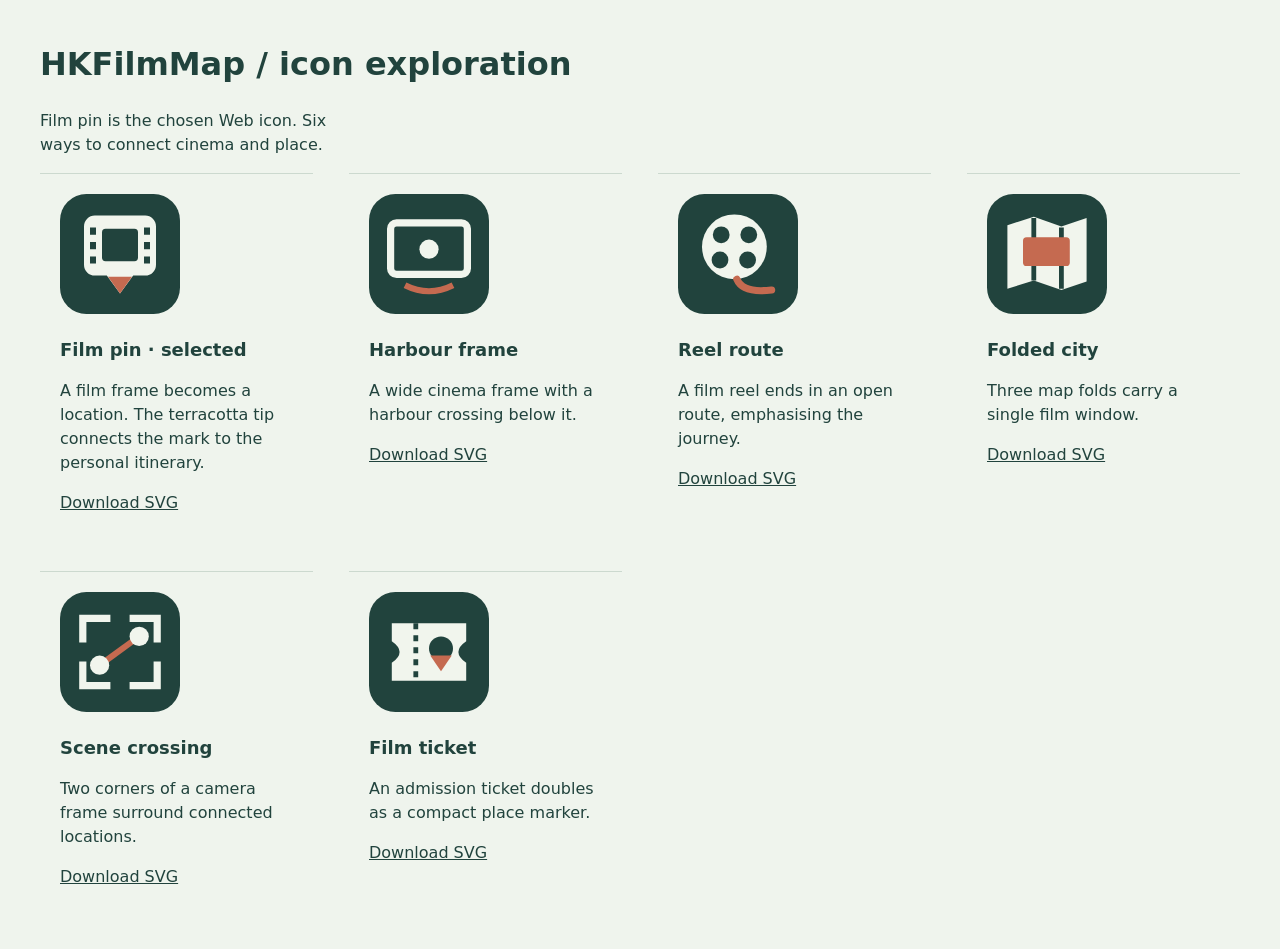
<file: docs/design/icons/index.html>
<!doctype html><html lang="en"><meta charset="utf-8"><meta name="viewport" content="width=device-width,initial-scale=1"><title>HKFilmMap icon exploration</title><style>body{font:16px/1.5 system-ui;margin:40px;background:#eff4ed;color:#21433d}main{display:grid;grid-template-columns:repeat(auto-fit,minmax(240px,1fr));gap:36px}article{padding:20px;border-top:1px solid #ccd9cf}h2{font-size:18px}p{max-width:32ch}a{color:inherit}img{transition:transform .2s}article:hover img{transform:translateY(-3px)}@media(prefers-reduced-motion:reduce){img{transition:none}}</style><h1>HKFilmMap / icon exploration</h1><p>Film pin is the chosen Web icon. Six ways to connect cinema and place.</p><main><article><img src="01-film-pin.svg" width="120" height="120" alt="Film pin · selected"><h2>Film pin · selected</h2><p>A film frame becomes a location. The terracotta tip connects the mark to the personal itinerary.</p><a href="01-film-pin.svg" download>Download SVG</a></article><article><img src="02-harbour-frame.svg" width="120" height="120" alt="Harbour frame"><h2>Harbour frame</h2><p>A wide cinema frame with a harbour crossing below it.</p><a href="02-harbour-frame.svg" download>Download SVG</a></article><article><img src="03-reel-route.svg" width="120" height="120" alt="Reel route"><h2>Reel route</h2><p>A film reel ends in an open route, emphasising the journey.</p><a href="03-reel-route.svg" download>Download SVG</a></article><article><img src="04-folded-city.svg" width="120" height="120" alt="Folded city"><h2>Folded city</h2><p>Three map folds carry a single film window.</p><a href="04-folded-city.svg" download>Download SVG</a></article><article><img src="05-scene-crossing.svg" width="120" height="120" alt="Scene crossing"><h2>Scene crossing</h2><p>Two corners of a camera frame surround connected locations.</p><a href="05-scene-crossing.svg" download>Download SVG</a></article><article><img src="06-film-ticket.svg" width="120" height="120" alt="Film ticket"><h2>Film ticket</h2><p>An admission ticket doubles as a compact place marker.</p><a href="06-film-ticket.svg" download>Download SVG</a></article></main></html>
</file>
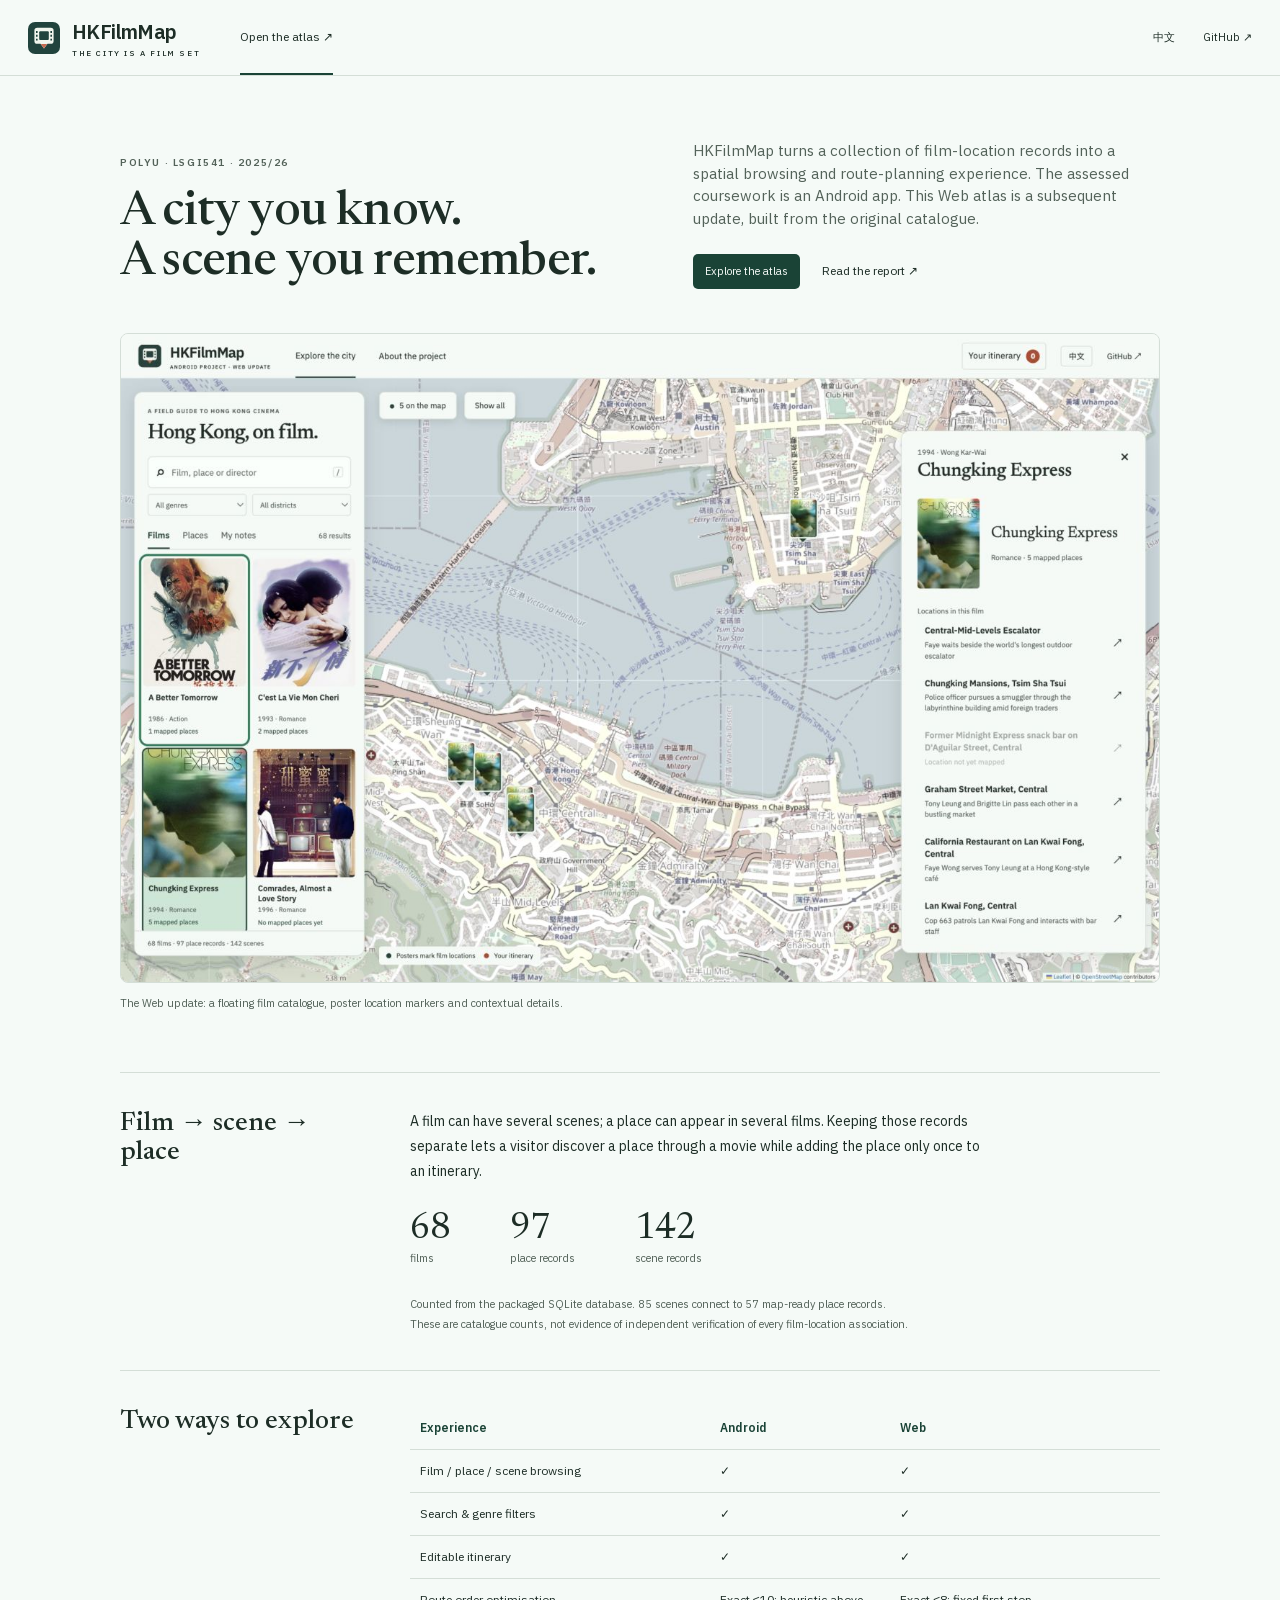
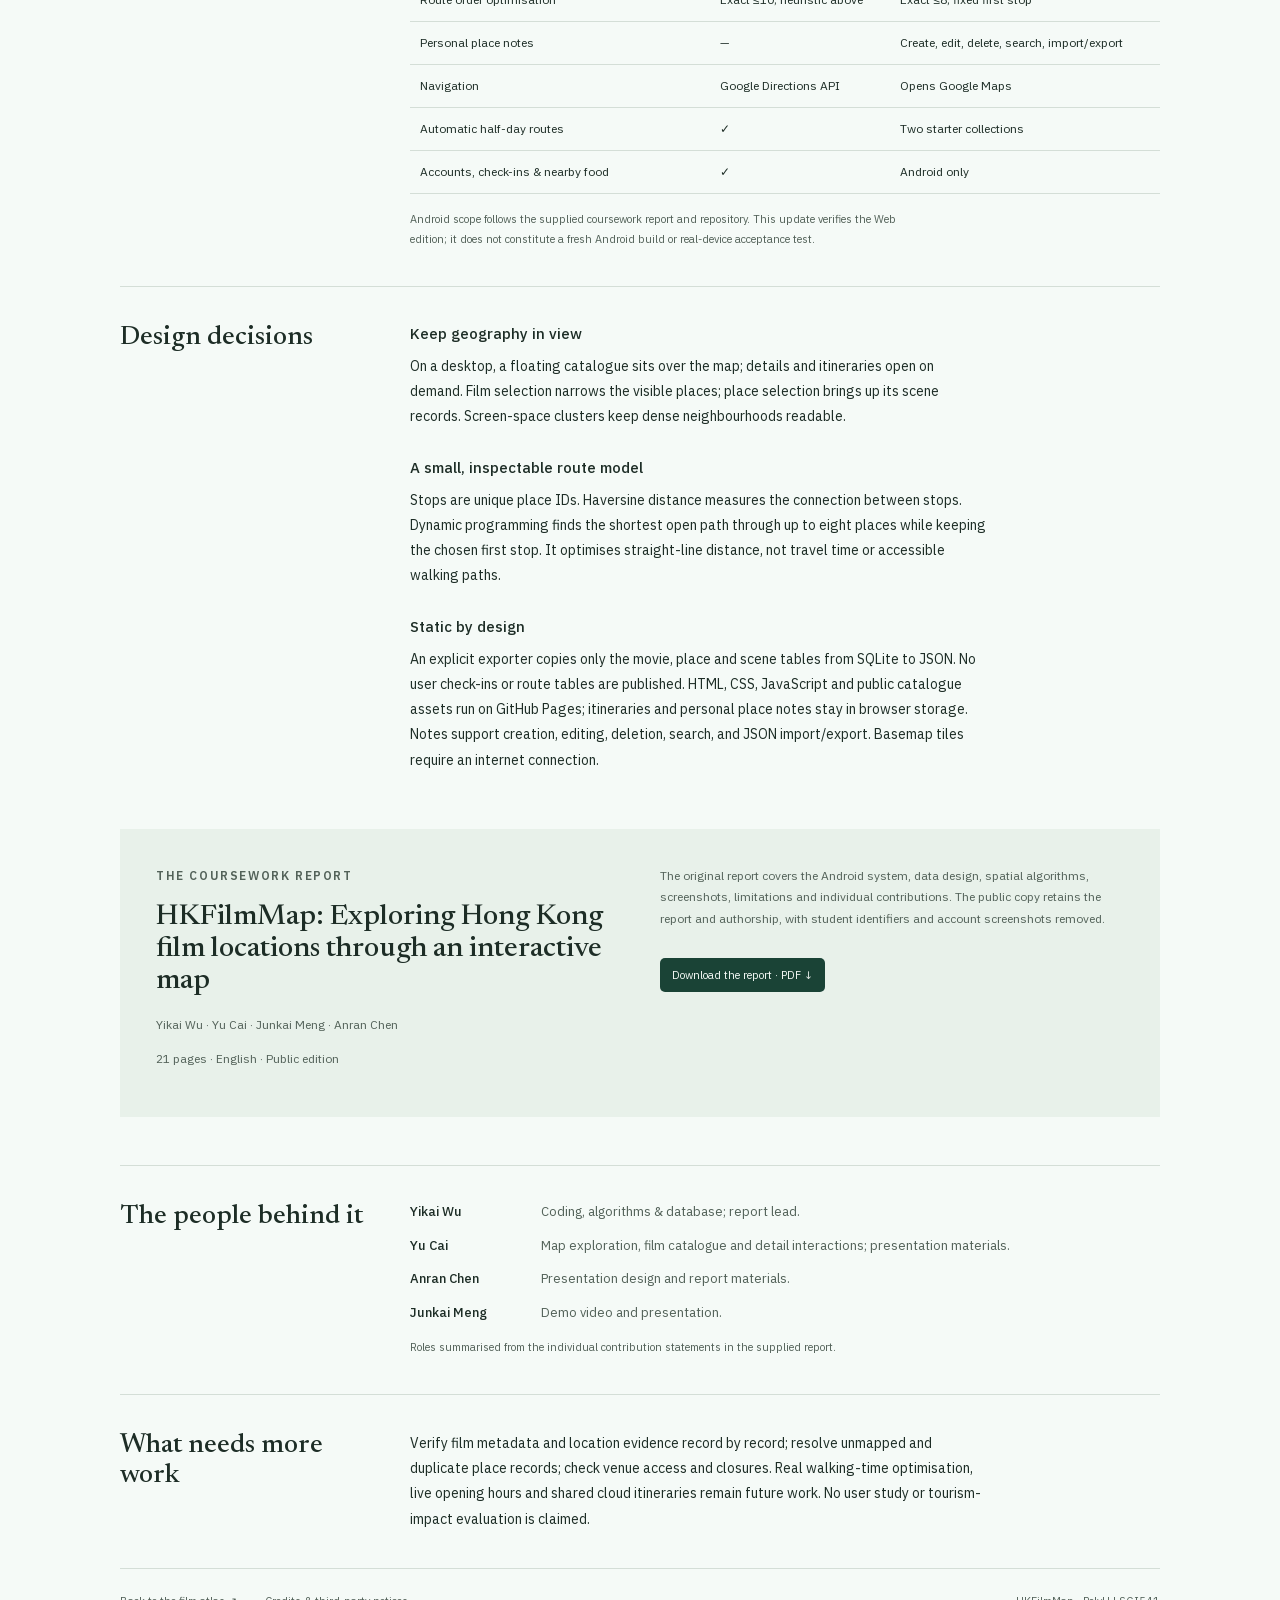
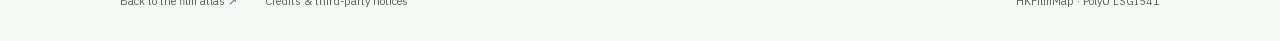
<file: web/project.html>
<!doctype html>
<html lang="en"><head><meta charset="utf-8"><meta name="viewport" content="width=device-width,initial-scale=1"><title>HKFilmMap — Project & course report</title><meta name="description" content="From film-location records to an Android app and a desktop film atlas. Read the course report, design decisions and implementation scope."><link rel="icon" href="assets/icon.svg" type="image/svg+xml"><link rel="icon" href="assets/favicon.ico" sizes="any"><link rel="apple-touch-icon" href="assets/apple-touch-icon.png"><link rel="stylesheet" href="style.css"><link rel="stylesheet" href="project.css"><script defer src="project.js"></script></head>
<body class="project-page">
<header class="masthead"><a class="brand" href="./"><img src="assets/icon.svg" width="32" height="32" alt=""><span>HKFilmMap<small>THE CITY IS A FILM SET</small></span></a><nav><a href="./"><span data-locale="en">Open the atlas ↗</span><span data-locale="zh" hidden>打开电影地图 ↗</span></a></nav><div class="header-end"><button id="project-language">中文</button><a href="https://github.com/Fwrog/HKFilmMap">GitHub ↗</a></div></header>
<main class="project-document">
<header class="project-intro"><div><p class="eyebrow">POLYU · LSGI541 · 2025/26</p><h1 data-locale="en">A city you know.<br>A scene you remember.</h1><h1 data-locale="zh" hidden>在熟悉的城市里，<br>寻找记得的画面。</h1></div><div><p data-locale="en">HKFilmMap turns a collection of film-location records into a spatial browsing and route-planning experience. The assessed coursework is an Android app. This Web atlas is a subsequent update, built from the original catalogue.</p><p data-locale="zh" hidden>HKFilmMap 把电影取景记录转化为空间浏览与路线规划体验。课程开发成果是 Android App；当前 Web 地图是基于原有目录新增的后续更新。</p><div class="document-actions"><a class="primary" href="./"><span data-locale="en">Explore the atlas</span><span data-locale="zh" hidden>探索电影地图</span></a><a href="report/HKFilmMap_Project_Report_Public.pdf"><span data-locale="en">Read the report ↗</span><span data-locale="zh" hidden>阅读课程报告 ↗</span></a></div></div></header>
<figure class="project-capture"><a href="./"><img src="assets/web-desktop.png" width="1440" height="900" alt="HKFilmMap desktop atlas: film catalogue, map and ordered itinerary"></a><figcaption data-locale="en">The Web update: a floating film catalogue, poster location markers and contextual details.</figcaption><figcaption data-locale="zh" hidden>桌面 Web 更新：浮动电影目录、海报地点标记和联动详情。</figcaption></figure>
<section class="project-chapter"><h2 data-locale="en">Film → scene → place</h2><h2 data-locale="zh" hidden>电影 → 场景 → 地点</h2><div><p data-locale="en">A film can have several scenes; a place can appear in several films. Keeping those records separate lets a visitor discover a place through a movie while adding the place only once to an itinerary.</p><p data-locale="zh" hidden>一部电影可以关联多个场景，一个地点也可以出现在多部电影中。把三类记录分开，既能通过电影寻找地点，也能避免同一个地点重复加入行程。</p><dl class="data-strip"><div><dt>68</dt><dd data-locale="en">films</dd><dd data-locale="zh" hidden>部电影</dd></div><div><dt>97</dt><dd data-locale="en">place records</dd><dd data-locale="zh" hidden>个地点记录</dd></div><div><dt>142</dt><dd data-locale="en">scene records</dd><dd data-locale="zh" hidden>个场景记录</dd></div></dl><p class="source-note" data-locale="en">Counted from the packaged SQLite database. 85 scenes connect to 57 map-ready place records. These are catalogue counts, not evidence of independent verification of every film-location association.</p><p class="source-note" data-locale="zh" hidden>统计来自项目已打包的 SQLite 数据库：85 个场景对应 57 个可上图的地点记录。这些是目录规模，不代表每条电影与地点关联都经过了独立核验。</p></div></section>
<section class="project-chapter"><h2 data-locale="en">Two ways to explore</h2><h2 data-locale="zh" hidden>两种探索方式</h2><div class="table-wrap"><table><caption class="sr-only">Android and Web feature comparison</caption><thead><tr><th data-locale="en">Experience</th><th data-locale="zh" hidden>功能</th><th>Android</th><th>Web</th></tr></thead><tbody><tr><th data-locale="en">Film / place / scene browsing</th><th data-locale="zh" hidden>电影／地点／场景浏览</th><td>✓</td><td>✓</td></tr><tr><th data-locale="en">Search & genre filters</th><th data-locale="zh" hidden>搜索与类型筛选</th><td>✓</td><td>✓</td></tr><tr><th data-locale="en">Editable itinerary</th><th data-locale="zh" hidden>可编辑行程</th><td>✓</td><td>✓</td></tr><tr><th data-locale="en">Route order optimisation</th><th data-locale="zh" hidden>行程顺序优化</th><td data-locale="en">Exact ≤10; heuristic above</td><td data-locale="zh" hidden>≤10 站精确求解；更多站启发式</td><td data-locale="en">Exact ≤8; fixed first stop</td><td data-locale="zh" hidden>≤8 站精确求解；固定首站</td></tr><tr><th data-locale="en">Personal place notes</th><th data-locale="zh" hidden>个人地点笔记</th><td>—</td><td data-locale="en">Create, edit, delete, search, import/export</td><td data-locale="zh" hidden>增删改查、导入导出</td></tr><tr><th data-locale="en">Navigation</th><th data-locale="zh" hidden>导航</th><td>Google Directions API</td><td data-locale="en">Opens Google Maps</td><td data-locale="zh" hidden>跳转 Google Maps</td></tr><tr><th data-locale="en">Automatic half-day routes</th><th data-locale="zh" hidden>自动半日行程</th><td>✓</td><td data-locale="en">Two starter collections</td><td data-locale="zh" hidden>提供两条入门主题路线</td></tr><tr><th data-locale="en">Accounts, check-ins & nearby food</th><th data-locale="zh" hidden>账号、打卡与附近美食</th><td>✓</td><td data-locale="en">Android only</td><td data-locale="zh" hidden>仅 Android 版</td></tr></tbody></table><p class="source-note" data-locale="en">Android scope follows the supplied coursework report and repository. This update verifies the Web edition; it does not constitute a fresh Android build or real-device acceptance test.</p><p class="source-note" data-locale="zh" hidden>Android 功能依据所提供的课程报告和仓库。本次验证对象是 Web 版，不代表重新完成了 Android 构建或真机验收。</p></div></section>
<section class="project-chapter"><h2 data-locale="en">Design decisions</h2><h2 data-locale="zh" hidden>设计与实现</h2><div class="decision-list"><article><h3 data-locale="en">Keep geography in view</h3><h3 data-locale="zh" hidden>让地图始终在视野里</h3><p data-locale="en">On a desktop, a floating catalogue sits over the map; details and itineraries open on demand. Film selection narrows the visible places; place selection brings up its scene records. Screen-space clusters keep dense neighbourhoods readable.</p><p data-locale="zh" hidden>桌面布局以地图为底，电影目录悬浮在左侧，详情和行程按需展开。选择电影可聚焦关联地点，选择地点可阅读场景记录；密集地区通过屏幕网格聚合保持可读。</p></article><article><h3 data-locale="en">A small, inspectable route model</h3><h3 data-locale="zh" hidden>小而可检查的路线模型</h3><p data-locale="en">Stops are unique place IDs. Haversine distance measures the connection between stops. Dynamic programming finds the shortest open path through up to eight places while keeping the chosen first stop. It optimises straight-line distance, not travel time or accessible walking paths.</p><p data-locale="zh" hidden>每站使用唯一地点 ID；站间采用 Haversine 距离。动态规划在最多八站内求最短开放路径，并保留首站。优化目标是直线距离，而非行程时间或可通行的步行路径。</p></article><article><h3 data-locale="en">Static by design</h3><h3 data-locale="zh" hidden>为静态部署设计</h3><p data-locale="en">An explicit exporter copies only the movie, place and scene tables from SQLite to JSON. No user check-ins or route tables are published. HTML, CSS, JavaScript and public catalogue assets run on GitHub Pages; itineraries and personal place notes stay in browser storage. Notes support creation, editing, deletion, search, and JSON import/export. Basemap tiles require an internet connection.</p><p data-locale="zh" hidden>导出脚本只将电影、地点与场景表从 SQLite 转为 JSON，不发布用户打卡或行程表。页面和目录资源由 GitHub Pages 提供，个人行程与地点笔记留在浏览器中；笔记支持新增、编辑、删除、搜索和 JSON 导入导出。底图需要联网加载。</p></article></div></section>
<section class="report-section"><div><p class="eyebrow" data-locale="en">THE COURSEWORK REPORT</p><p class="eyebrow" data-locale="zh" hidden>课程项目报告</p><h2>HKFilmMap: Exploring Hong Kong film locations through an interactive map</h2><p>Yikai Wu · Yu Cai · Junkai Meng · Anran Chen</p><p data-locale="en">21 pages · English · Public edition</p><p data-locale="zh" hidden>21 页 · 英文 · 公开副本</p></div><div><p data-locale="en">The original report covers the Android system, data design, spatial algorithms, screenshots, limitations and individual contributions. The public copy retains the report and authorship, with student identifiers and account screenshots removed.</p><p data-locale="zh" hidden>报告涵盖 Android 系统、数据设计、空间算法、界面、局限与个人分工。公开副本保留原报告与作者信息，已去除学号和含账号信息的截图。</p><a class="primary" href="report/HKFilmMap_Project_Report_Public.pdf" download><span data-locale="en">Download the report · PDF ↓</span><span data-locale="zh" hidden>下载项目报告 · PDF ↓</span></a></div></section>
<section class="project-chapter"><h2 data-locale="en">The people behind it</h2><h2 data-locale="zh" hidden>项目成员</h2><div><dl class="team-list"><div><dt>Yikai Wu</dt><dd data-locale="en">Coding, algorithms & database; report lead.</dd><dd data-locale="zh" hidden>代码、算法与数据库；报告统筹。</dd></div><div><dt>Yu Cai</dt><dd data-locale="en">Map exploration, film catalogue and detail interactions; presentation materials.</dd><dd data-locale="zh" hidden>地图探索、电影目录与详情交互；展示材料。</dd></div><div><dt>Anran Chen</dt><dd data-locale="en">Presentation design and report materials.</dd><dd data-locale="zh" hidden>演示文稿设计与报告材料。</dd></div><div><dt>Junkai Meng</dt><dd data-locale="en">Demo video and presentation.</dd><dd data-locale="zh" hidden>演示视频与项目展示。</dd></div></dl><p class="source-note" data-locale="en">Roles summarised from the individual contribution statements in the supplied report.</p><p class="source-note" data-locale="zh" hidden>分工根据所提供报告中的个人贡献说明整理。</p></div></section>
<section class="project-chapter"><h2 data-locale="en">What needs more work</h2><h2 data-locale="zh" hidden>下一步值得完善的地方</h2><div><p data-locale="en">Verify film metadata and location evidence record by record; resolve unmapped and duplicate place records; check venue access and closures. Real walking-time optimisation, live opening hours and shared cloud itineraries remain future work. No user study or tourism-impact evaluation is claimed.</p><p data-locale="zh" hidden>逐条核验电影元数据与取景证据，处理尚未定位和重复的地点记录，确认场所通行条件与关闭情况。真实步行时间优化、实时营业信息和云端共享行程仍属于后续工作。目前未开展用户研究或旅游影响评估。</p></div></section>
<footer class="document-footer"><a href="./" data-locale="en">Back to the film atlas ↗</a><a href="./?lang=zh" data-locale="zh" hidden>返回电影地图 ↗</a><a href="https://github.com/Fwrog/HKFilmMap/blob/master/THIRD_PARTY_NOTICES.md">Credits & third-party notices</a><span>HKFilmMap · PolyU LSGI541</span></footer>
</main></body></html>
</file>
<file: web/style.css>
/* Hallmark · macrostructure: Map / Diagram · tone: editorial · anchor hue: harbour green */
/* Hallmark · pre-emit critique: P4 H4 E4 S5 R4 V5 */
@import url('tokens.css');
@font-face{font-family:'Newsreader';src:url('assets/fonts/newsreader-latin.woff2') format('woff2');font-display:swap;font-weight:200 800}
@font-face{font-family:'IBM Plex Sans';src:url('assets/fonts/ibm-plex-sans-latin.woff2') format('woff2');font-display:swap;font-weight:100 700}
*{box-sizing:border-box}html,body{margin:0;overflow-x:clip}body{font:var(--text-body)/1.5 var(--font-body);color:var(--color-ink);background:var(--color-paper)}button,input,select{font:inherit}button,a,input,select{-webkit-tap-highlight-color:transparent}button,a{touch-action:manipulation}button{cursor:pointer}button,a{color:inherit}button{border:0;background:none}button:disabled{cursor:default;opacity:.4}a{text-decoration:none}a:hover{text-decoration:underline;text-underline-offset:4px}button:focus-visible,a:focus-visible,input:focus-visible,select:focus-visible{outline:3px solid var(--color-focus);outline-offset:3px}button:hover:not(:disabled){background:var(--color-soft)}h1,h2,h3,p{margin:0}h1,h2,h3{font-style:normal;overflow-wrap:anywhere;min-width:0}h1,h2{font-family:var(--font-display);font-weight:500;line-height:1.1}img{display:block;max-width:100%}[hidden]{display:none!important}.sr-only{position:absolute;width:1px;height:1px;padding:0;overflow:hidden;clip-path:inset(50%)}.skip{position:fixed;top:-100px;z-index:2000;background:var(--color-paper);padding:16px}.skip:focus{top:0}
.masthead{height:76px;display:flex;align-items:center;gap:40px;padding:0 28px;border-bottom:1px solid var(--color-rule);background:var(--color-paper)}.brand{display:flex;align-items:center;gap:12px;font-weight:600;font-size:20px;letter-spacing:-.6px}.brand:hover{text-decoration:none}.brand small{display:block;font-size:8px;letter-spacing:1.6px;font-weight:500}.masthead nav{display:flex;align-items:center;gap:24px;height:100%;font-size:12px}.masthead nav a{height:100%;display:flex;align-items:center;border-bottom:2px solid var(--color-accent)}.masthead button{padding:8px;border-radius:4px;white-space:nowrap}.header-end{margin-left:auto;display:flex;align-items:center;gap:20px;font-size:11px;white-space:nowrap}.edition{color:var(--color-muted);font-size:10px;letter-spacing:1px}.header-end #language{border:1px solid var(--color-rule);padding:5px 10px}.workspace{display:grid;grid-template-columns:310px minmax(0,1fr) 294px;height:calc(100dvh - 76px);min-height:660px}.library,.itinerary{min-width:0;background:var(--color-paper)}.library{display:flex;flex-direction:column;border-right:1px solid var(--color-rule)}.library-heading{padding:26px 22px 0}.eyebrow{font-size:8px;font-weight:600;letter-spacing:1.6px;color:var(--color-muted)}h1{font-size:var(--text-display);margin:14px 0 10px;letter-spacing:-.8px}.lead{color:var(--color-muted);font-size:12px;max-width:230px}.search{display:flex;align-items:center;gap:7px;background:var(--color-surface);border:1px solid var(--color-rule);border-radius:6px;padding:9px 10px;margin-top:22px}.search>span{font-size:22px;line-height:1}.search input{min-width:0;width:100%;border:0;background:none;font-size:12px;color:var(--color-ink)}.search input:focus{outline:0}.search:focus-within{outline:2px solid var(--color-focus)}kbd{border:1px solid var(--color-rule);border-radius:3px;padding:0 4px;font:10px var(--font-body);color:var(--color-muted)}.filters{display:flex;gap:8px;margin:9px 0 20px}.filters label{width:50%;min-width:0}.filters select{width:100%;padding:7px 6px;border:1px solid var(--color-rule);border-radius:4px;background:var(--color-paper);color:var(--color-muted);font-size:10px}.library-tabs{display:flex;gap:20px;border-bottom:1px solid var(--color-rule);align-items:center}.library-tabs button{font-size:12px;padding:8px 0;color:var(--color-muted);border-bottom:2px solid transparent}.library-tabs button[aria-pressed=true]{border-color:var(--color-accent);color:var(--color-accent);font-weight:600}#result-count{font-size:10px;color:var(--color-muted);margin-left:auto}.results{flex:1;overflow-y:auto;scrollbar-width:thin;padding:10px 12px}.film-row,.place-row{display:flex;align-items:center;gap:13px;width:100%;text-align:left;padding:11px 10px;border-radius:6px;position:relative}.film-row[aria-pressed=true],.place-row[aria-pressed=true]{background:var(--color-mint)}.film-row img{width:48px;height:69px;object-fit:cover;border-radius:3px}.film-row>span{flex:1;min-width:0}.film-row strong,.place-row strong{display:block;font-size:12px;font-weight:600;line-height:1.4}.film-row small,.place-row small{display:block;color:var(--color-muted);font-size:10px;margin-top:4px}.film-row .film-locations{font-size:10px;color:var(--color-accent);margin-top:7px}.row-arrow{font-size:13px;color:var(--color-muted)}.place-row .place-number{min-width:26px;color:var(--color-accent)}.library-foot{border-top:1px solid var(--color-rule);padding:12px 22px;font-size:9px;color:var(--color-muted)}.empty{padding:24px 12px;color:var(--color-muted)}.empty button{text-decoration:underline;display:block;margin-top:12px}.map-stage{position:relative;min-width:0;overflow:hidden;background:var(--color-map)}#map{position:absolute;inset:0;z-index:0;background:var(--color-map)}.map-toolbar{position:absolute;left:18px;right:18px;top:18px;display:flex;justify-content:space-between;align-items:center;pointer-events:none;gap:10px;z-index:400}.map-toolbar>div,.map-toolbar>button{pointer-events:auto;background:var(--color-paper);border:1px solid var(--color-rule);box-shadow:0 3px 12px var(--color-shadow);border-radius:5px;padding:8px 12px;font-size:10px;white-space:nowrap}.live-dot{display:inline-block;width:6px;height:6px;background:var(--color-accent);border-radius:50%;margin-right:7px}.map-caption{position:absolute;top:34%;left:50%;transform:translateX(-50%);pointer-events:none;text-align:center;color:var(--color-accent);opacity:.65;white-space:nowrap}.map-caption span{font-family:var(--font-display);font-size:25px}.map-caption small{display:block;font-size:8px;letter-spacing:2px}.map-legend{position:absolute;bottom:28px;left:18px;display:flex;gap:7px;align-items:center;background:var(--color-paper);padding:6px 10px;font-size:9px;border-radius:4px;z-index:400}.map-legend i{width:7px;height:7px;border-radius:50%;background:var(--color-accent)}.map-legend i.route-swatch{background:var(--color-route);margin-left:5px}.map-pin{background:none;border:0}.map-pin span{display:flex;width:28px;height:28px;align-items:center;justify-content:center;border:2px solid var(--color-surface);border-radius:50% 50% 50% 4px;transform:rotate(-45deg);background:var(--color-accent);color:var(--color-surface);box-shadow:0 2px 5px var(--color-shadow)}.map-pin b{transform:rotate(45deg);font:600 10px var(--font-body)}.map-pin.is-route span{background:var(--color-route)}.map-pin.is-selected span{outline:5px solid var(--color-mint)}.leaflet-container{font-family:var(--font-body)}.leaflet-control-attribution{font-size:8px!important}.leaflet-control-zoom{border:1px solid var(--color-rule)!important;box-shadow:0 2px 6px var(--color-shadow)!important}.leaflet-control-zoom a{background:var(--color-paper)!important;color:var(--color-accent)!important}.leaflet-bottom.leaflet-right{bottom:20px}.detail{position:absolute;bottom:65px;left:18px;right:18px;z-index:410;background:var(--color-paper);box-shadow:0 12px 36px var(--color-shadow);border:1px solid var(--color-rule);border-radius:9px;padding:20px;max-height:44%;overflow-y:auto;scrollbar-width:thin}.detail-top{display:flex;align-items:start;gap:15px}.detail-top>div{flex:1;min-width:0}.detail h2{font-size:23px;margin:5px 0 7px}.detail .close-detail{margin:-8px -8px 0 0;font-size:22px;padding:4px 8px}.detail-meta{font-size:10px;color:var(--color-muted)}.scene-list{display:flex;gap:12px;overflow-x:auto;padding:14px 0}.scene{display:flex;gap:12px;min-width:100%;align-items:start}.scene img{width:40px;height:58px;object-fit:cover;border-radius:3px}.scene strong{font-size:11px}.scene p{font-size:11px;color:var(--color-muted);margin-top:4px}.detail-actions{display:flex;align-items:center;justify-content:space-between;gap:8px;border-top:1px solid var(--color-rule);padding-top:12px}.primary{background:var(--color-accent);color:var(--color-paper);font-size:11px;padding:9px 12px;border-radius:5px;white-space:nowrap}.primary:hover:not(:disabled){background:var(--color-ink);text-decoration:none}.detail-actions a{font-size:10px;white-space:nowrap}.map-warning{position:absolute;top:68px;left:18px;right:18px;z-index:420;background:var(--color-paper);padding:12px;color:var(--color-route);font-size:11px;border:1px solid var(--color-route)}
.itinerary{border-left:1px solid var(--color-rule);padding:28px 22px 16px;overflow-y:auto;scrollbar-width:thin;display:flex;flex-direction:column}.itinerary h2{font-size:28px;margin:13px 0 12px}.itinerary-head>p{font-size:12px;color:var(--color-muted);max-width:230px}.route-tabs{display:flex;align-items:center;justify-content:space-between;margin:24px 0 12px;border-bottom:1px solid var(--color-rule);padding-bottom:10px}.route-tabs span{font-size:11px;font-weight:500}.route-tabs button{font-size:10px;color:var(--color-muted);padding:4px}.route-empty{padding:15px 0 26px}.empty-path{display:block;font-size:26px;color:var(--color-muted);letter-spacing:5px;margin-bottom:20px}.route-empty h3{font-size:12px;font-weight:500;margin-bottom:8px}.route-empty p{font-size:11px;color:var(--color-muted);line-height:1.7}.route-list{list-style:none;padding:0;margin:0}.route-stop{position:relative;padding:0 0 15px 28px;border-left:1px dashed var(--color-rule);margin-left:10px}.stop-number{position:absolute;top:0;left:-11px;border-radius:50%;width:22px;height:22px;display:grid;place-items:center;background:var(--color-route);color:var(--color-paper);font-size:10px}.stop-title{padding:0;text-align:left;line-height:1.4;font-weight:500;font-size:11px}.route-stop small{font-size:9px;color:var(--color-muted)}.stop-actions{display:flex;gap:5px;margin-top:6px}.stop-actions button{border:1px solid var(--color-rule);border-radius:3px;font-size:10px;min-width:24px;padding:2px 5px}.stop-actions button:last-child{margin-left:auto}.route-summary{border-top:1px solid var(--color-rule);padding-top:14px;margin-top:5px}.route-summary strong{font-family:var(--font-display);font-weight:500;font-size:28px}.route-summary p{font-size:10px;color:var(--color-muted);margin:5px 0 12px}.route-summary a{display:block;text-align:center}.save-status{font-size:10px;color:var(--color-muted);margin:10px 0;min-height:15px}.collections{border-top:1px solid var(--color-rule);padding-top:20px;margin-top:auto}.collections h3{font-size:12px;font-weight:500;margin-bottom:12px}.collection{display:flex;align-items:center;gap:10px;width:100%;padding:13px 0;text-align:left;border-bottom:1px solid var(--color-rule)}.collection-no{display:grid;place-items:center;background:var(--color-soft);border:1px solid var(--color-rule);width:34px;height:42px;flex-shrink:0;font:20px var(--font-display)}.collection>span:nth-child(2){flex:1;min-width:0}.collection strong{display:block;font-size:11px;font-weight:500}.collection small{display:block;font-size:9px;color:var(--color-muted);margin-top:4px}.tiny{font-size:9px;color:var(--color-muted);margin-top:10px}.colophon{display:flex;flex-direction:column;font-size:9px;color:var(--color-muted);padding-top:24px;gap:4px}.colophon strong{font-weight:500;color:var(--color-accent);font-size:12px}.colophon button{font-size:9px;text-align:left;padding:0;width:max-content;text-decoration:underline}.dialog-close{position:absolute;right:14px;top:10px;font-size:26px;padding:6px}dialog{border:1px solid var(--color-rule);border-radius:12px;background:var(--color-paper);color:var(--color-ink);padding:36px;width:580px;max-width:calc(100vw - 32px);max-height:85dvh;overflow-y:auto}dialog::backdrop{background:var(--color-shadow)}dialog h2{font-size:32px;margin-bottom:16px}dialog h3{font-size:14px;margin:20px 0 8px}dialog p{margin:10px 0;color:var(--color-muted);font-size:13px}dialog a{text-decoration:underline;color:var(--color-accent)}
@media(min-width:1550px){.workspace{grid-template-columns:340px minmax(0,1fr) 330px}.library-heading{padding:30px 28px 0}.results{padding:10px 18px}.itinerary{padding:30px 28px}.detail{max-width:620px;left:24px;right:24px}}
@media(max-width:1100px){.workspace{grid-template-columns:270px minmax(0,1fr) 250px}.masthead{gap:24px;padding:0 20px}.edition{display:none}.itinerary{padding:24px 16px}.library-heading{padding:24px 18px 0}.detail{padding:16px;left:12px;right:12px}.detail h2{font-size:20px}.map-caption{display:none}}
@media(max-width:900px){.workspace{grid-template-columns:280px minmax(0,1fr);height:auto;min-height:0}.library{height:730px}.map-stage{height:730px}.itinerary{grid-column:1/-1;display:block;border-left:0;border-top:1px solid var(--color-rule);padding:28px;columns:2;column-gap:40px}.itinerary>*{break-inside:avoid}.collections{margin-top:24px}.masthead nav{gap:14px}.header-end{gap:12px}.detail{max-height:46%}}
@media(max-width:620px){.masthead{height:66px;padding:0 16px;gap:8px}.brand{font-size:17px;gap:8px}.brand small{font-size:6px}.brand img{width:28px;height:28px}.masthead nav,.edition{display:none}.header-end{gap:7px;font-size:10px}.workspace{display:flex;flex-direction:column}.library{height:auto;max-height:580px;order:1;border-right:0}.library-heading{padding:24px 20px 0}h1{font-size:34px}.lead{max-width:100%}.search{margin-top:16px}.filters{margin-bottom:10px}.results{max-height:240px;flex:auto;min-height:100px}.library-foot{padding:10px 20px}.map-stage{height:600px;order:2;flex-shrink:0}.map-toolbar{left:12px;right:12px}.detail{bottom:64px;max-height:48%}.itinerary{order:3;columns:auto;padding:26px 20px}.collections{margin-top:24px}.detail-actions{gap:6px}.detail-actions .primary{font-size:10px}.map-legend{font-size:8px}.map-toolbar>div,.map-toolbar>button{padding:8px;font-size:9px}.colophon{padding-top:24px}.film-row img{width:40px;height:58px}.film-row{padding:8px 10px}.route-empty{max-width:330px}}
@media(prefers-reduced-motion:reduce){*,*::before,*::after{scroll-behavior:auto!important;animation:none!important;transition:none!important}}
.leaflet-tile-pane{filter:saturate(.22) brightness(1.045)}.empty-path{font-size:21px;letter-spacing:2px;white-space:nowrap}.optimise{width:100%;padding:9px 6px;border:1px solid var(--color-rule);border-radius:5px;font-size:10px;margin-bottom:8px;white-space:nowrap}button:active:not(:disabled){opacity:.8}.map-caption{display:none}.cluster span{border-radius:50%;transform:none;width:34px;height:34px;background:var(--color-paper);color:var(--color-accent);border:2px solid var(--color-accent)}.cluster b{transform:none;font-size:12px}
/* Map-first Web update: floating catalogue, poster landmarks, contextual panels. */
.atlas .masthead{height:62px;padding:0 24px;gap:34px}.atlas .brand small{font-size:7px;letter-spacing:1px}.atlas .workspace{display:block;position:relative;height:calc(100dvh - 62px);min-height:480px}.atlas .map-stage{position:absolute;inset:0;height:auto}.atlas .library{position:absolute;z-index:450;left:18px;top:18px;bottom:36px;width:320px;height:auto;border:1px solid var(--color-rule);border-radius:12px;box-shadow:0 5px 24px var(--color-shadow);overflow:hidden}.atlas .library-heading{padding:20px 18px 0}.atlas .eyebrow{font-size:8px;letter-spacing:1px}.atlas h1{font-size:29px;margin:9px 0 0}.atlas .search{margin-top:16px;padding:10px}.atlas .filters{margin:8px 0 10px}.atlas .library-tabs{gap:18px}.atlas .results{padding:12px;display:grid;grid-template-columns:repeat(2,minmax(0,1fr));align-content:start;gap:10px}.atlas .results:has(.place-row),.atlas .results:has(.note-card),.atlas .results:has(.empty){display:block}.atlas .film-row{display:block;padding:0 0 8px;border-radius:6px;overflow:hidden}.atlas .film-row img{width:100%;height:178px;object-fit:cover;border-radius:5px}.atlas .film-row>span:not(.row-arrow){display:block;padding:8px 7px 0}.atlas .film-row strong{font-size:11px;line-height:1.3;min-height:28px}.atlas .film-row small{font-size:9px;margin-top:2px}.atlas .film-locations{display:block;margin-top:4px!important;font-size:9px!important}.atlas .row-arrow{display:none}.atlas .film-row[aria-pressed=true]{box-shadow:0 0 0 2px var(--color-accent)}.atlas .library-foot{padding:10px 18px;font-size:9px}.atlas .map-toolbar{left:358px;right:18px;top:18px;justify-content:flex-start}.atlas .map-toolbar>div,.atlas .map-toolbar>button{font-size:11px;padding:10px 14px;border-radius:7px}.atlas .map-legend{left:358px;bottom:24px}.atlas .map-warning{left:358px;max-width:480px}.atlas .detail,.atlas .itinerary{position:absolute;z-index:460;left:auto;right:18px;top:72px;bottom:auto;width:340px;max-height:calc(100% - 112px);border:1px solid var(--color-rule);border-radius:12px;box-shadow:0 6px 30px var(--color-shadow);background:var(--color-paper);padding:22px;overflow-y:auto}.atlas .detail h2{font-size:26px}.atlas .scene-list{display:block;overflow:visible}.atlas .scene{min-width:0;margin-bottom:16px}.atlas .scene img{width:52px;height:76px;flex-shrink:0}.atlas .scene p{font-size:12px}.atlas .scene strong{font-size:12px}.atlas .detail-actions{align-items:stretch;flex-direction:column}.atlas .detail-actions a{padding:6px 0}.atlas .note-place-action{margin-top:10px;text-align:left;padding:6px 0;text-decoration:underline;font-size:11px;color:var(--color-accent)}.film-cover{display:flex;gap:16px;align-items:center;margin:16px 0 24px}.film-cover img{width:86px;height:125px;object-fit:cover;border-radius:4px}.film-cover p{font:22px/1.2 var(--font-display)}.film-cover small{display:block;font:10px/1.5 var(--font-body);color:var(--color-muted);margin-top:12px}.atlas .itinerary{display:block;padding-top:26px}.atlas .itinerary h2{font-size:28px;margin-top:9px}.panel-close{position:absolute;right:12px;top:8px;font-size:24px}.atlas .route-stop{padding-bottom:18px}.atlas .stop-title{font-size:12px}.atlas .collections{margin-top:24px}.atlas .colophon{padding-top:20px}#route-toggle{border:1px solid var(--color-rule);font-size:12px}#route-toggle[aria-expanded=true]{background:var(--color-accent);color:var(--color-paper)}#route-badge{display:inline-grid;place-items:center;min-width:19px;height:19px;background:var(--color-route);color:var(--color-paper);border-radius:50%;margin-left:5px;font-size:10px}.poster-pin{border:2px solid var(--color-paper);border-radius:5px;box-shadow:0 3px 9px var(--color-shadow);background:var(--color-accent)}.poster-pin img{width:36px;height:52px;object-fit:cover;border-radius:3px}.poster-pin i{position:absolute;bottom:-7px;left:12px;border:5px solid transparent;border-top-color:var(--color-accent);border-bottom:0}.poster-pin.is-selected{outline:3px solid var(--color-accent);outline-offset:2px}.atlas .leaflet-tile-pane{filter:saturate(.35) brightness(1.04)}.atlas .leaflet-bottom.leaflet-right{bottom:26px}.atlas .leaflet-control-attribution{bottom:-24px}.atlas .map-pin.cluster span{background:var(--color-paper);border:3px solid var(--color-accent);box-shadow:0 0 0 5px var(--color-mint)}
#notebook-actions{display:flex;align-items:center;gap:12px;padding:14px 18px 4px;font-size:11px}.import-label{cursor:pointer;text-decoration:underline}.import-label:focus-within{outline:2px solid var(--color-focus)}#note-status{font-size:11px;color:var(--color-muted);padding:4px 18px}#note-status button{text-decoration:underline;color:var(--color-accent)}.note-card{padding:15px 8px;border-bottom:1px solid var(--color-rule)}.note-card h3{font-size:15px;margin:7px 0}.note-card p{white-space:pre-wrap;overflow-wrap:anywhere;font-size:12px;color:var(--color-muted)}.note-card>div{display:flex;gap:18px;margin-top:12px;font-size:11px}.note-card>div button{text-decoration:underline;padding:0}.note-card>div button:last-child{color:var(--color-route)}.note-location{text-align:left;padding:0;font-size:10px;color:var(--color-accent)}.note-form-head{display:flex;justify-content:space-between}.note-form-head button{font-size:24px;padding:0 0 12px 12px}#note-form label{display:block;margin:14px 0;font-size:12px}#note-form input,#note-form select,#note-form textarea{display:block;width:100%;padding:10px;margin-top:6px;border:1px solid var(--color-rule);border-radius:5px;background:var(--color-surface);color:var(--color-ink);font:13px var(--font-body)}#note-form textarea{resize:vertical}#note-form .primary{margin-top:14px}#note-error{color:var(--color-route)}
@media(max-width:1050px) and (min-width:701px){.atlas .library{width:280px}.atlas .map-toolbar,.atlas .map-legend{left:316px}.atlas .film-row img{height:150px}.atlas .detail,.atlas .itinerary{width:310px}.atlas .masthead nav{display:none}}
@media(max-width:700px){.atlas .masthead{height:60px;padding:0 12px;gap:8px}.atlas .brand{font-size:16px}.atlas .brand small{font-size:5px;letter-spacing:.3px}.atlas .brand img{width:24px;height:24px}.atlas .header-end{gap:6px}.atlas .header-end>a{display:none}.atlas .masthead nav{display:none}.atlas #route-toggle{font-size:10px;padding:5px}.atlas #route-badge{margin-left:2px}.atlas .workspace{height:calc(100dvh - 60px);min-height:560px}.atlas .library{top:auto;bottom:18px;left:10px;right:10px;width:auto;height:270px;max-height:none}.atlas .library-heading{padding:10px 12px 0}.atlas .library-heading>p,.atlas h1,.atlas .filters,.atlas .library-foot{display:none}.atlas .search{margin:0;padding:7px}.atlas .library-tabs{gap:22px}.atlas .results{display:flex;gap:12px;padding:10px;overflow:auto}.atlas .film-row{min-width:112px;width:112px;padding:0;display:flex;gap:8px;align-items:start}.atlas .film-row img{width:44px;height:65px;flex-shrink:0}.atlas .film-row>span:not(.row-arrow){padding:0}.atlas .film-row strong{font-size:10px}.atlas .film-locations{display:none}.atlas .map-toolbar{left:10px;right:10px;top:10px}.atlas .map-toolbar>div,.atlas .map-toolbar>button{font-size:9px;padding:7px 10px}.atlas .map-legend{display:none}.atlas .detail,.atlas .itinerary{top:46px;left:10px;right:10px;width:auto;max-height:calc(100% - 64px);padding:18px}.atlas .detail h2{font-size:23px}.atlas .map-warning{left:10px;right:10px;top:50px}.atlas .leaflet-bottom.leaflet-right{bottom:300px}.atlas .leaflet-control-attribution{font-size:6px!important;bottom:-300px}.atlas .results:has(.note-card),.atlas .results:has(.place-row){display:block}.atlas .note-card{padding:8px}.atlas #notebook-actions{padding:8px 12px 0}#note-dialog{padding:22px}.atlas .film-cover img{width:70px;height:100px}}
@media(min-width:701px){.atlas .results{grid-auto-rows:max-content}.atlas .film-row{min-height:255px}}

@media(min-width:701px) and (max-width:1050px){.atlas .workspace:has(#detail:not([hidden])) .library,.atlas .workspace:has(#itinerary:not([hidden])) .library{display:none}}
</file>
<file: web/project.css>
.project-page{background:var(--color-paper)}.project-document{max-width:1120px;margin:auto;padding:64px 40px 32px}.project-intro{display:grid;grid-template-columns:minmax(0,1.1fr) minmax(0,1fr);gap:60px;align-items:end;margin-bottom:44px}.project-intro h1{font-size:48px;line-height:1.05;margin:18px 0 0}.project-intro p{font-size:15px;color:var(--color-muted)}.project-intro .eyebrow{font-size:10px}.document-actions{display:flex;gap:22px;align-items:center;margin-top:24px;font-size:12px}.project-capture{margin:0 0 60px}.project-capture img{width:100%;height:auto;border:1px solid var(--color-rule);border-radius:8px}.project-capture figcaption{font-size:11px;color:var(--color-muted);margin-top:12px}.project-chapter{display:grid;grid-template-columns:250px minmax(0,1fr);gap:40px;border-top:1px solid var(--color-rule);padding:36px 0}.project-chapter h2{font-size:27px}.project-chapter p{font-size:14px;line-height:1.8;max-width:72ch}.project-chapter .source-note{font-size:11px;color:var(--color-muted);margin-top:16px}.data-strip{display:flex;gap:60px;margin:28px 0}.data-strip dt{font:36px var(--font-display)}.data-strip dd{margin:2px 0 0;font-size:11px;color:var(--color-muted)}.table-wrap{min-width:0}table{border-collapse:collapse;width:100%;font-size:12px}th,td{padding:12px 10px;text-align:left;border-bottom:1px solid var(--color-rule);font-weight:400}thead th{font-weight:600;color:var(--color-accent)}tbody th{width:40%}.decision-list article+article{margin-top:28px}.decision-list h3{font-size:15px;font-weight:500;margin:0 0 8px}.report-section{background:var(--color-soft);padding:36px;display:grid;grid-template-columns:minmax(0,1fr) minmax(0,1fr);gap:40px;margin:20px 0 48px}.report-section h2{font-size:29px;margin:16px 0}.report-section p{font-size:12px;line-height:1.8;margin-bottom:12px;color:var(--color-muted)}.report-section .primary{display:inline-block;margin-top:16px}.team-list{margin:0}.team-list>div{display:grid;grid-template-columns:115px minmax(0,1fr);gap:16px;margin-bottom:14px}.team-list dt{font-weight:500}.team-list dd{margin:0;color:var(--color-muted)}.document-footer{display:flex;gap:28px;border-top:1px solid var(--color-rule);padding-top:24px;font-size:11px;color:var(--color-muted);flex-wrap:wrap}.document-footer span{margin-left:auto}.document-footer a,.document-actions a{white-space:nowrap}
@media(max-width:900px){.project-intro{gap:32px}.project-intro h1{font-size:40px}.project-chapter{grid-template-columns:190px minmax(0,1fr);gap:24px}.data-strip{gap:32px}.project-document{padding:40px 24px}.report-section{gap:24px;padding:28px}}
@media(max-width:620px){.project-document{padding:32px 20px}.project-intro,.project-chapter,.report-section{grid-template-columns:minmax(0,1fr);gap:24px}.project-intro h1{font-size:38px}.project-intro{margin-bottom:28px}.project-intro p{font-size:13px}.project-capture{margin-bottom:28px}.project-chapter{padding:28px 0}.project-chapter p{font-size:13px}.report-section{padding:24px;margin-bottom:28px}.report-section h2{font-size:26px}.data-strip{justify-content:space-between;gap:12px}.data-strip dt{font-size:30px}th,td{font-size:10px;padding:10px 5px}.document-footer{gap:16px}.document-footer span{margin-left:0}.document-actions{gap:16px}.team-list>div{grid-template-columns:90px minmax(0,1fr);gap:12px}}
</file>
